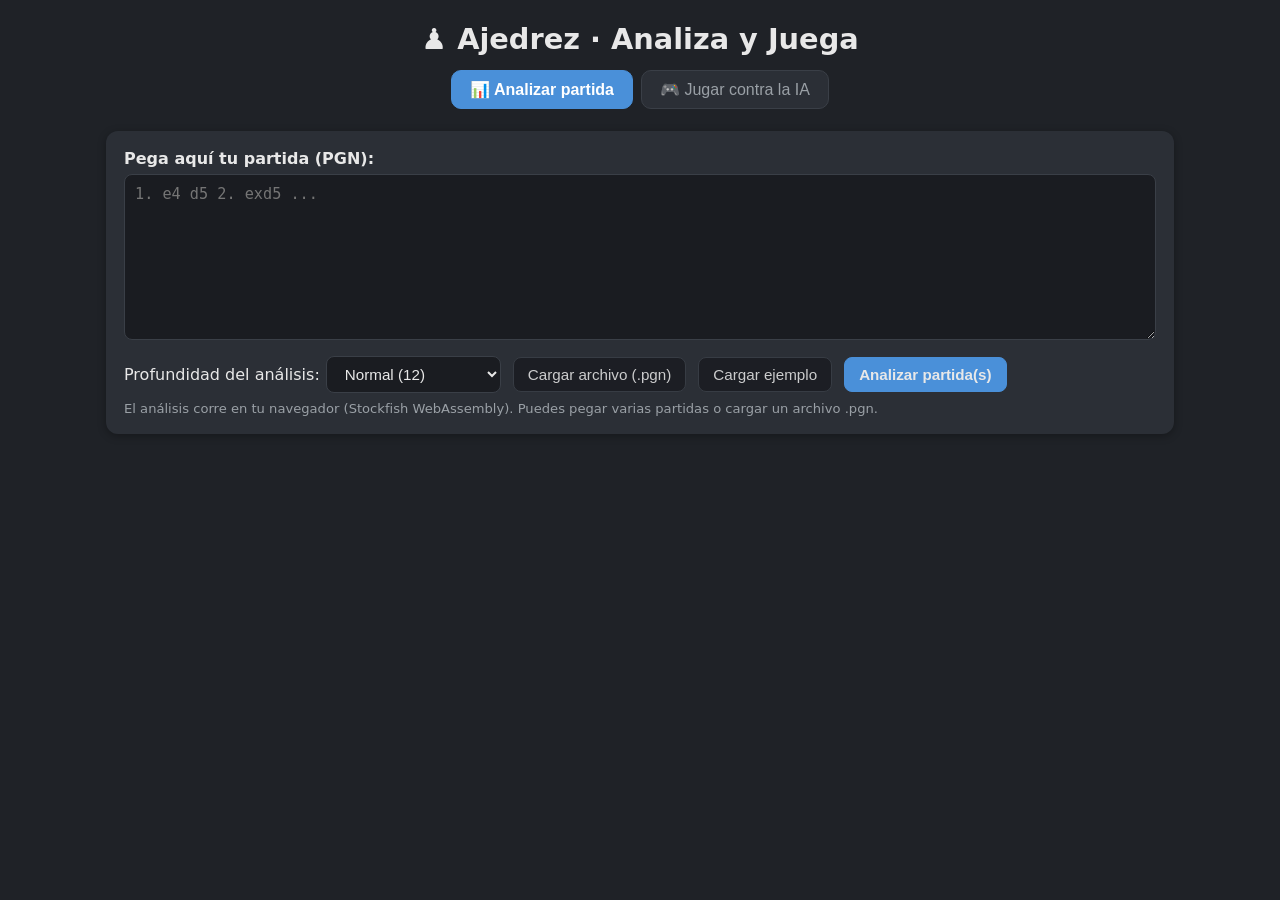
<file: web/index.html>
<!DOCTYPE html>
<html lang="es">
<head>
  <meta charset="UTF-8" />
  <meta name="viewport" content="width=device-width, initial-scale=1.0" />
  <title>Ajedrez · Analiza y Juega</title>
  <link rel="stylesheet" href="css/style.css" />
</head>
<body>
  <header>
    <h1>♟ Ajedrez · Analiza y Juega</h1>
    <nav class="tabs">
      <button class="tab-btn active" data-tab="analyze">📊 Analizar partida</button>
      <button class="tab-btn" data-tab="play">🎮 Jugar contra la IA</button>
    </nav>
  </header>

  <main>
   <div id="tab-analyze" class="tab-content">
    <!-- Panel de entrada -->
    <section id="input-panel" class="card">
      <label for="pgn">Pega aquí tu partida (PGN):</label>
      <textarea id="pgn" rows="8" placeholder="1. e4 d5 2. exd5 ..."></textarea>
      <div class="controls">
        <label>Profundidad del análisis:
          <select id="depth">
            <option value="8">Rápida (8)</option>
            <option value="12" selected>Normal (12)</option>
            <option value="15">Profunda (15)</option>
            <option value="18">Muy profunda (18)</option>
          </select>
        </label>
        <input type="file" id="file-input" accept=".pgn,.txt" class="hidden" />
        <button id="load-file" class="ghost">Cargar archivo (.pgn)</button>
        <button id="load-example" class="ghost">Cargar ejemplo</button>
        <button id="analyze">Analizar partida(s)</button>
      </div>
      <p class="hint">El análisis corre en tu navegador (Stockfish WebAssembly). Puedes pegar varias partidas o cargar un archivo .pgn.</p>
      <div id="progress-wrap" class="hidden">
        <div id="progress-bar"><div id="progress-fill"></div></div>
        <span id="progress-text"></span>
      </div>
      <div id="error-box" class="hidden"></div>
    </section>

    <!-- Panel de resultados -->
    <section id="results" class="hidden">
      <!-- Estadísticas globales (varias partidas) -->
      <div class="card hidden" id="global-card">
        <h2>Estadísticas globales</h2>
        <div id="global-stats"></div>
      </div>

      <!-- Selector de partidas (varias partidas) -->
      <div class="card hidden" id="games-card">
        <h2>Partidas analizadas</h2>
        <div id="games-list"></div>
      </div>

      <div class="layout">
        <!-- Tablero + navegación -->
        <div class="board-col card">
          <div class="player-tag" id="tag-top"></div>
          <div id="board-wrap">
            <div id="board"></div>
            <svg id="arrows" viewBox="0 0 8 8" preserveAspectRatio="none"></svg>
          </div>
          <div class="player-tag bottom" id="tag-bottom"></div>

          <div id="move-info"></div>

          <!-- Gráfico de evaluación -->
          <div id="eval-graph-wrap">
            <svg id="eval-graph" viewBox="0 0 400 120" preserveAspectRatio="none"></svg>
            <div class="graph-legend"><span>Ventaja blancas ▲</span><span>▼ Ventaja negras</span></div>
          </div>

          <div class="nav">
            <button id="nav-first" title="Inicio">⏮</button>
            <button id="nav-prev" title="Anterior">◀</button>
            <button id="nav-next" title="Siguiente">▶</button>
            <button id="nav-last" title="Final">⏭</button>
            <button id="flip" title="Girar tablero">⟲ Girar</button>
          </div>
          <p class="hint">Usa ← → para navegar · tecla F para girar</p>
        </div>

        <!-- Reporte -->
        <div class="report-col">
          <div class="card summary-card">
            <h2>Resumen</h2>
            <div id="opening-info"></div>
            <div id="summary"></div>
          </div>
          <div class="card moves-card">
            <h2>Jugadas</h2>
            <div id="movelist"></div>
          </div>
        </div>
      </div>

      <!-- Reporte para aprender -->
      <div class="card" id="report-card">
        <h2>📝 Aprende de tus errores</h2>
        <p class="hint">Genera un resumen de tus errores principales y consejos para mejorar. Elige tu color:</p>
        <div class="report-buttons" id="report-buttons"></div>
        <pre id="report-output" class="hidden"></pre>
        <div id="report-actions" class="hidden">
          <button id="copy-report" class="ghost">📋 Copiar</button>
          <button id="download-report" class="ghost">💾 Descargar .txt</button>
          <span id="copy-msg"></span>
        </div>
      </div>

      <!-- Entrenador de errores -->
      <div class="card hidden" id="trainer-card">
        <h2>🧩 Entrena tus errores</h2>
        <div id="trainer-intro"></div>
        <div id="trainer-area" class="hidden">
          <div class="trainer-layout">
            <div class="board-col">
              <div id="puzzle-prompt"></div>
              <div id="puzzle-board-wrap"><div id="puzzle-board"></div></div>
            </div>
            <div class="trainer-side">
              <div id="puzzle-progress"></div>
              <div id="puzzle-status"><em>Encuentra la mejor jugada y muévela en el tablero.</em></div>
              <div class="puzzle-buttons">
                <button id="pz-hint" class="ghost">💡 Pista</button>
                <button id="pz-solution" class="ghost">Ver solución</button>
                <button id="pz-next">Siguiente ▶</button>
              </div>
            </div>
          </div>
        </div>
      </div>
    </section>
   </div><!-- /tab-analyze -->

   <!-- ================= PESTAÑA: JUGAR ================= -->
   <div id="tab-play" class="tab-content hidden">
    <div class="card" id="play-setup">
      <h2>Nueva partida contra la IA</h2>
      <div class="controls">
        <label>Juego con:
          <select id="play-color">
            <option value="white">Blancas</option>
            <option value="black">Negras</option>
            <option value="random">Al azar</option>
          </select>
        </label>
        <label>Dificultad:
          <select id="play-mode">
            <option value="adaptive" selected>Adaptativa (a tu nivel)</option>
            <option value="fixed">Fija</option>
          </select>
        </label>
        <label id="elo-fixed-wrap" class="hidden">Elo del rival:
          <input type="number" id="play-elo" value="1000" min="500" max="2800" step="50" style="width:90px" />
        </label>
        <button id="play-start">Empezar partida</button>
      </div>
    </div>

    <div class="card hidden" id="elo-card">
      <div id="elo-panel"></div>
      <svg id="elo-graph" viewBox="0 0 400 110" preserveAspectRatio="none" class="hidden"></svg>
    </div>

    <div class="play-layout hidden" id="play-area">
      <div class="board-col card">
        <div class="player-tag" id="ptag-top"></div>
        <div id="play-board-wrap">
          <div id="play-board"></div>
          <svg id="play-arrows" viewBox="0 0 8 8" preserveAspectRatio="none"></svg>
          <div id="promo-overlay" class="hidden"></div>
        </div>
        <div class="player-tag bottom" id="ptag-bottom"></div>
        <div id="play-status"></div>
        <div class="nav">
          <button id="play-hint" class="ghost">💡 Pista</button>
          <button id="play-takeback" class="ghost">↩ Deshacer</button>
          <button id="play-resign" class="ghost">🏳 Rendirse</button>
          <button id="play-flip" class="ghost">⟲ Girar</button>
          <button id="play-sound" class="ghost" title="Activar/desactivar sonido">🔊</button>
        </div>
        <button id="play-analyze" class="ghost hidden">📊 Analizar esta partida</button>
      </div>

      <div class="report-col">
        <div class="card">
          <h2>Tu última jugada</h2>
          <div id="play-feedback"><em>Haz tu primera jugada para ver la evaluación.</em></div>
        </div>
        <div class="card moves-card">
          <h2>Historial</h2>
          <div id="play-history"></div>
        </div>
      </div>
    </div>
   </div><!-- /tab-play -->
  </main>

  <!-- chess.js es un módulo ESM: lo importamos y lo exponemos como variable global. -->
  <script type="module">
    import { Chess } from "./js/chess.js";
    window.Chess = Chess;
  </script>
  <script src="js/engine.js"></script>
  <script src="js/analysis.js"></script>
  <script src="js/app.js"></script>
  <script src="js/play.js"></script>
</body>
</html>
</file>
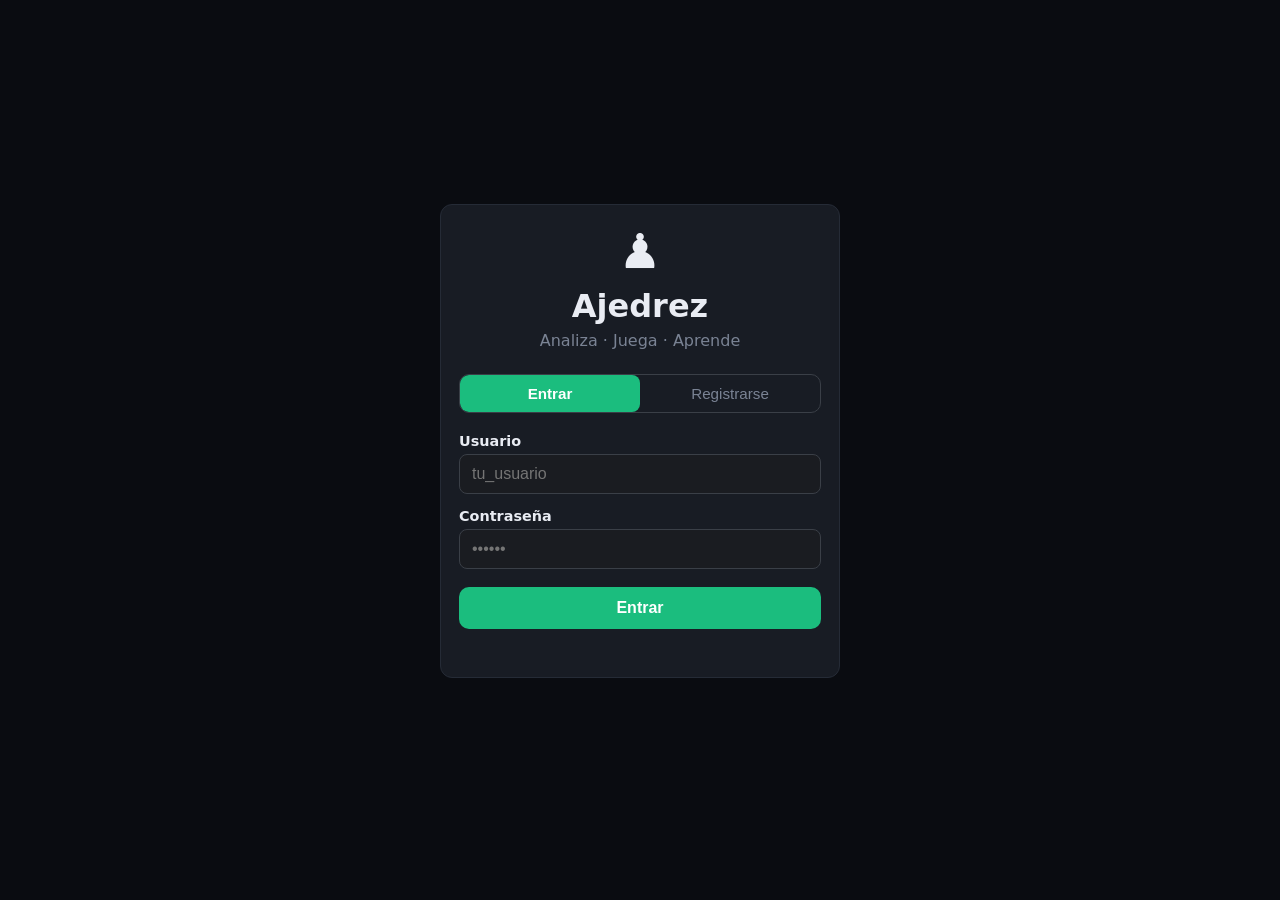
<file: static/login.html>
<!DOCTYPE html>
<html lang="es">
<head>
  <meta charset="UTF-8" />
  <meta name="viewport" content="width=device-width, initial-scale=1.0" />
  <title>Ajedrez · Entrar</title>
  <link rel="stylesheet" href="/static/style.css" />
  <style>
    body { display: flex; align-items: center; justify-content: center; min-height: 100vh; padding-bottom: 0; }
    .login-wrap { width: 100%; max-width: 400px; }
    .login-wrap h1 { text-align: center; font-size: 2rem; margin-bottom: 6px; }
    .login-wrap .subtitle { text-align: center; color: var(--muted); margin-bottom: 24px; }
    .mode-toggle { display: flex; gap: 0; margin-bottom: 20px; border-radius: 10px; overflow: hidden; border: 1px solid #3a3f47; }
    .mode-btn { flex: 1; padding: 10px; background: transparent; border: none; color: var(--muted); cursor: pointer; font-size: 0.95rem; transition: background .15s; }
    .mode-btn.active { background: var(--accent); color: #fff; font-weight: 600; }
    .field { margin-bottom: 14px; }
    .field label { display: block; margin-bottom: 5px; font-weight: 600; font-size: 0.9rem; }
    .field input { width: 100%; background: #1a1c21; color: var(--text); border: 1px solid #3a3f47; border-radius: 8px; padding: 10px 12px; font-size: 1rem; }
    .field input:focus { outline: none; border-color: var(--accent); }
    .submit-btn { width: 100%; padding: 12px; background: var(--accent); color: #fff; border: none; border-radius: 10px; font-size: 1rem; font-weight: 600; cursor: pointer; margin-top: 4px; }
    .submit-btn:hover { filter: brightness(1.1); }
    .err { color: #e74c3c; font-size: 0.9rem; margin-top: 10px; min-height: 20px; text-align: center; }
    .chess-icon { text-align: center; font-size: 3rem; margin-bottom: 8px; }
  </style>
</head>
<body>
  <div class="login-wrap card">
    <div class="chess-icon">♟</div>
    <h1>Ajedrez</h1>
    <p class="subtitle">Analiza · Juega · Aprende</p>

    <div class="mode-toggle">
      <button class="mode-btn active" id="btn-login">Entrar</button>
      <button class="mode-btn" id="btn-register">Registrarse</button>
    </div>

    <div class="field">
      <label for="username">Usuario</label>
      <input type="text" id="username" placeholder="tu_usuario" autocomplete="username" />
    </div>
    <div class="field">
      <label for="password">Contraseña</label>
      <input type="password" id="password" placeholder="••••••" autocomplete="current-password" />
    </div>

    <button class="submit-btn" id="submit-btn">Entrar</button>
    <div class="err" id="err-msg"></div>
  </div>

  <script>
    let mode = "login"; // "login" | "register"

    document.getElementById("btn-login").addEventListener("click", () => setMode("login"));
    document.getElementById("btn-register").addEventListener("click", () => setMode("register"));

    function setMode(m) {
      mode = m;
      document.getElementById("btn-login").classList.toggle("active", m === "login");
      document.getElementById("btn-register").classList.toggle("active", m === "register");
      document.getElementById("submit-btn").textContent = m === "login" ? "Entrar" : "Crear cuenta";
      document.getElementById("err-msg").textContent = "";
    }

    document.getElementById("submit-btn").addEventListener("click", submit);
    document.getElementById("password").addEventListener("keydown", (e) => {
      if (e.key === "Enter") submit();
    });

    async function submit() {
      const username = document.getElementById("username").value.trim();
      const password = document.getElementById("password").value;
      const errEl = document.getElementById("err-msg");
      errEl.textContent = "";

      if (!username || !password) {
        errEl.textContent = "Completa usuario y contraseña.";
        return;
      }

      const url = mode === "login" ? "/login" : "/register";
      try {
        const resp = await fetch(url, {
          method: "POST",
          headers: { "Content-Type": "application/json" },
          body: JSON.stringify({ username, password }),
        });
        const data = await resp.json();
        if (!resp.ok) {
          errEl.textContent = data.error || "Error desconocido.";
          return;
        }
        window.location.href = "/";
      } catch {
        errEl.textContent = "No se pudo conectar al servidor.";
      }
    }
  </script>
</body>
</html>
</file>
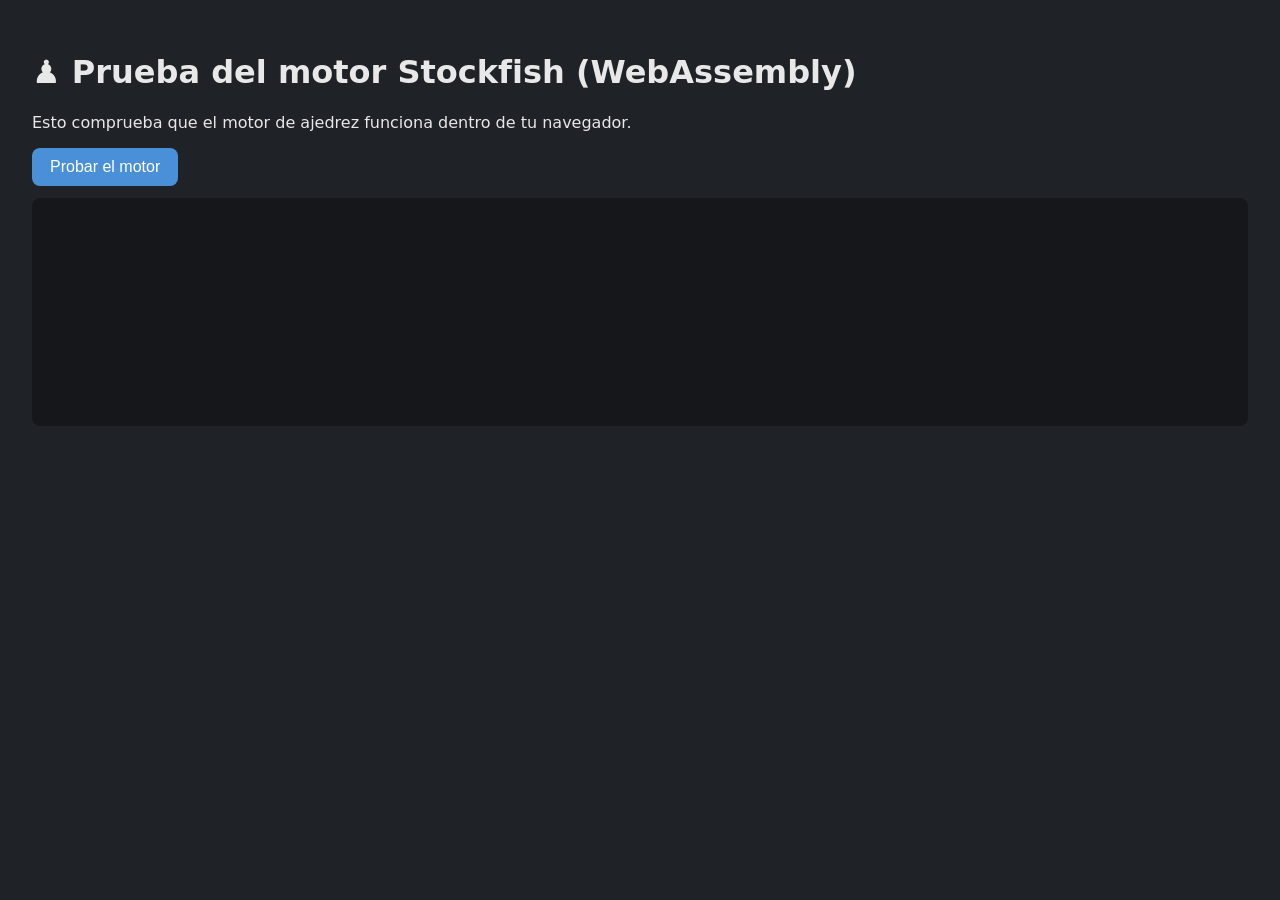
<file: web/engine_test.html>
<!DOCTYPE html>
<html lang="es">
<head>
  <meta charset="UTF-8" />
  <title>Prueba del motor (WASM)</title>
  <style>
    body { font-family: system-ui, sans-serif; background: #1f2227; color: #e8e8e8; padding: 24px; }
    #log { background: #15171b; border-radius: 8px; padding: 14px; font-family: Consolas, monospace;
           white-space: pre-wrap; font-size: .9rem; margin-top: 12px; min-height: 200px; }
    .ok { color: #2ecc71; } .err { color: #e74c3c; } .info { color: #4a90d9; }
    button { background: #4a90d9; color: #fff; border: 0; border-radius: 8px; padding: 10px 18px; font-size: 1rem; cursor: pointer; }
  </style>
</head>
<body>
  <h1>♟ Prueba del motor Stockfish (WebAssembly)</h1>
  <p>Esto comprueba que el motor de ajedrez funciona dentro de tu navegador.</p>
  <button id="run">Probar el motor</button>
  <div id="log"></div>

  <script src="js/chess.js"></script>
  <script src="js/engine.js"></script>
  <script>
    const log = (msg, cls) => {
      const el = document.getElementById("log");
      el.innerHTML += `<span class="${cls || ''}">${msg}</span>\n`;
    };
    document.getElementById("run").addEventListener("click", async () => {
      document.getElementById("log").innerHTML = "";
      try {
        log("Cargando el motor...", "info");
        const t0 = performance.now();
        const eng = new Engine("js/engine/stockfish.js");
        await eng.init();
        log(`✓ Motor iniciado (UCI listo) en ${Math.round(performance.now() - t0)} ms`, "ok");

        log("Analizando la posición inicial a profundidad 12...", "info");
        const t1 = performance.now();
        const r = await eng.analyse("rnbqkbnr/pppppppp/8/8/8/8/PPPPPPPP/RNBQKBNR w KQkq - 0 1", 12);
        const ms = Math.round(performance.now() - t1);
        log(`✓ Mejor jugada: ${r.bestmove} | evaluación: ${r.scoreCp} centipeones | tiempo: ${ms} ms`, "ok");

        // Mate del pastor: debe encontrar Qxf7#
        log("Comprobando un mate (mate del pastor)...", "info");
        const mateFen = "r1bqkbnr/pppp1ppp/2n5/4p3/2B1P3/8/PPPP1PPP/RNBQK1NR w KQkq - 0 1";
        // (posición tras 1.e4 e5 2.Bc4 Nc6 3.Qh5 — Qxf7# disponible)
        const m = await eng.analyse("r1bqkbnr/pppp1ppp/2n5/1B2p2Q/4P3/8/PPPP1PPP/RNB1K1NR w KQkq - 0 1", 6);
        log(`✓ En posición de mate sugiere: ${m.bestmove} (mate en ${m.mate})`, "ok");

        log("\n✅ TODO OK. El motor funciona en tu navegador.", "ok");
        eng.quit();
      } catch (e) {
        log("❌ ERROR: " + (e && e.message ? e.message : e), "err");
        log("Asegúrate de abrir esta página vía http:// (no file://). Usa servir_web.bat.", "err");
      }
    });
  </script>
</body>
</html>
</file>
<file: web/css/style.css>
:root {
  --bg: #1f2227;
  --card: #2b2f36;
  --light: #ebecd0;
  --dark: #769656;
  --accent: #4a90d9;
  --text: #e8e8e8;
  --muted: #9aa0a6;
}

* { box-sizing: border-box; }

body {
  margin: 0;
  font-family: "Segoe UI", system-ui, sans-serif;
  background: var(--bg);
  color: var(--text);
  padding-bottom: 40px;
}

header {
  text-align: center;
  padding: 22px 16px 6px;
}
header h1 { margin: 0; font-size: 1.8rem; }
header .sub { color: var(--muted); margin: 6px 0 0; }

/* Pestañas */
.tabs { display: flex; gap: 8px; justify-content: center; margin-top: 14px; }
.tab-btn {
  background: var(--card); color: var(--muted); border: 1px solid #3a3f47;
  padding: 9px 18px; border-radius: 10px; font-size: 1rem; cursor: pointer;
}
.tab-btn.active { background: var(--accent); border-color: var(--accent); color: #fff; font-weight: 600; }
.tab-content { animation: fade .2s; }
@keyframes fade { from { opacity: 0; } to { opacity: 1; } }

main { max-width: 1100px; margin: 0 auto; padding: 16px; }

.card {
  background: var(--card);
  border-radius: 12px;
  padding: 18px;
  box-shadow: 0 2px 8px rgba(0,0,0,.3);
  margin-bottom: 18px;
}

label { display: block; margin-bottom: 6px; font-weight: 600; }

textarea {
  width: 100%;
  background: #1a1c21;
  color: var(--text);
  border: 1px solid #3a3f47;
  border-radius: 8px;
  padding: 10px;
  font-family: "Consolas", monospace;
  font-size: 0.95rem;
  resize: vertical;
}

.controls {
  display: flex;
  gap: 12px;
  align-items: center;
  flex-wrap: wrap;
  margin-top: 12px;
}
.controls label { display: inline-flex; gap: 6px; align-items: center; margin: 0; font-weight: 500; }

select, button {
  background: #1a1c21;
  color: var(--text);
  border: 1px solid #3a3f47;
  border-radius: 8px;
  padding: 8px 14px;
  font-size: 0.95rem;
  cursor: pointer;
}
button#analyze { background: var(--accent); border-color: var(--accent); font-weight: 600; }
button#analyze:hover { filter: brightness(1.1); }
button.ghost { opacity: .85; }
button:disabled { opacity: .5; cursor: default; }

.hidden { display: none !important; }

/* Progreso */
#progress-wrap { margin-top: 14px; display: flex; align-items: center; gap: 12px; }
#progress-bar { flex: 1; height: 10px; background: #1a1c21; border-radius: 6px; overflow: hidden; }
#progress-fill { height: 100%; width: 0; background: var(--accent); transition: width .15s; }
#progress-text { color: var(--muted); font-size: .9rem; white-space: nowrap; }

#error-box {
  margin-top: 12px;
  background: #4a2222;
  border: 1px solid #c0392b;
  color: #ffb3b3;
  padding: 10px 14px;
  border-radius: 8px;
}

/* Layout resultados */
.layout { display: grid; grid-template-columns: minmax(340px, 460px) 1fr; gap: 18px; }
@media (max-width: 860px) { .layout { grid-template-columns: 1fr; } }

.board-col { display: flex; flex-direction: column; align-items: center; }

/* Tablero */
#board-wrap {
  position: relative;
  width: 100%;
  max-width: 440px;
  aspect-ratio: 1 / 1;
}
#board {
  width: 100%;
  height: 100%;
  display: grid;
  grid-template-columns: repeat(8, 1fr);
  grid-template-rows: repeat(8, 1fr);
  border-radius: 6px;
  overflow: hidden;
  border: 3px solid #3a3f47;
}
#arrows {
  position: absolute;
  top: 0; left: 0;
  width: 100%;
  height: 100%;
  pointer-events: none;
}
.sq {
  display: flex;
  align-items: center;
  justify-content: center;
  font-size: clamp(28px, 6.2vw, 46px);
  line-height: 1;
  position: relative;
  user-select: none;
}
.sq.light { background: var(--light); }
.sq.dark  { background: var(--dark); }
.sq .piece-w { color: #fff; text-shadow: 0 0 2px #000, 0 1px 2px rgba(0,0,0,.6); }
.sq .piece-b { color: #1a1a1a; text-shadow: 0 0 1px #888; }
/* Coordenadas del tablero */
.coord {
  position: absolute;
  font-size: clamp(8px, 1.5vw, 11px);
  font-weight: 700;
  line-height: 1;
  pointer-events: none;
}
.coord.rank { top: 2px; left: 2px; }
.coord.file { bottom: 1px; right: 3px; }
.coord-on-light { color: var(--dark); }
.coord-on-dark { color: var(--light); }

.sq.from { box-shadow: inset 0 0 0 4px rgba(74,144,217,.7); }
.sq.to   { box-shadow: inset 0 0 0 4px rgba(74,144,217,.95); }
.sq.best-from { box-shadow: inset 0 0 0 4px rgba(39,174,96,.55); }
.sq.best-to   { box-shadow: inset 0 0 0 4px rgba(39,174,96,.85); }

.player-tag { width: 100%; max-width: 440px; padding: 6px 4px; font-weight: 600; }
.player-tag.bottom { margin-top: 6px; }

/* Info de jugada */
#move-info {
  width: 100%;
  max-width: 440px;
  margin-top: 12px;
  min-height: 64px;
  background: #1a1c21;
  border-radius: 8px;
  padding: 10px 14px;
  font-size: .95rem;
}
#move-info .badge {
  display: inline-block;
  padding: 2px 10px;
  border-radius: 12px;
  font-weight: 700;
  color: #fff;
  font-size: .85rem;
}
#move-info .best { color: var(--muted); margin-top: 6px; }
#move-info .translate {
  margin-top: 6px;
  font-size: .95rem;
  color: #cfe3ff;
}
.player-summary .counts span[title] { cursor: help; }
.mv-co { font-family: "Consolas", monospace; letter-spacing: .3px; }

/* Reporte para aprender */
.report-buttons { display: flex; gap: 10px; flex-wrap: wrap; margin: 6px 0 4px; }
#report-output {
  background: #15171b;
  border: 1px solid #3a3f47;
  border-radius: 8px;
  padding: 14px 16px;
  margin-top: 12px;
  font-family: "Consolas", monospace;
  font-size: .88rem;
  line-height: 1.5;
  color: #d6dbe0;
  white-space: pre-wrap;
  word-break: break-word;
  max-height: 520px;
  overflow-y: auto;
}
#report-actions { display: flex; align-items: center; gap: 10px; margin-top: 10px; }
#copy-msg { color: #2ecc71; font-size: .9rem; }

/* Entrenador de errores */
.trainer-layout { display: grid; grid-template-columns: minmax(300px, 400px) 1fr; gap: 18px; align-items: start; }
@media (max-width: 760px) { .trainer-layout { grid-template-columns: 1fr; } }
#puzzle-board-wrap { width: 100%; max-width: 400px; aspect-ratio: 1 / 1; }
#puzzle-board {
  width: 100%; height: 100%;
  display: grid; grid-template-columns: repeat(8, 1fr); grid-template-rows: repeat(8, 1fr);
  border-radius: 6px; overflow: hidden; border: 3px solid #3a3f47;
}
#puzzle-board .sq { cursor: pointer; }
#puzzle-board .sq.selected { box-shadow: inset 0 0 0 4px rgba(241,196,15,.85); }
#puzzle-prompt { margin-bottom: 8px; font-size: .95rem; }
#puzzle-progress { font-size: 1.1rem; margin-bottom: 8px; }
#puzzle-status { background: #1a1c21; border-radius: 8px; padding: 10px 14px; min-height: 48px; margin-bottom: 12px; }
.pz-ok { color: #2ecc71; font-weight: 700; }
.pz-bad { color: #e67e22; font-weight: 700; }
.puzzle-buttons { display: flex; gap: 8px; flex-wrap: wrap; }
#trainer-intro button, #pz-next { background: var(--accent); border-color: var(--accent); color: #fff; font-weight: 600; }

/* ================= Modo de juego ================= */
.play-layout { display: grid; grid-template-columns: minmax(340px, 460px) 1fr; gap: 18px; }
@media (max-width: 860px) { .play-layout { grid-template-columns: 1fr; } }

#play-board-wrap { position: relative; width: 100%; max-width: 440px; aspect-ratio: 1 / 1; }
#play-board {
  width: 100%; height: 100%;
  display: grid; grid-template-columns: repeat(8, 1fr); grid-template-rows: repeat(8, 1fr);
  border-radius: 6px; overflow: hidden; border: 3px solid #3a3f47;
}
#play-board .sq { cursor: pointer; }
#play-board .sq.selected { box-shadow: inset 0 0 0 4px rgba(241,196,15,.85); }
#play-arrows { position: absolute; top: 0; left: 0; width: 100%; height: 100%; pointer-events: none; }

/* Puntos de jugada legal */
.legal-dot {
  position: absolute; width: 30%; height: 30%; border-radius: 50%;
  background: rgba(20,20,20,.32); top: 35%; left: 35%; pointer-events: none;
}
.sq.light .legal-dot { background: rgba(20,20,20,.28); }
.legal-dot.capture {
  width: 92%; height: 92%; top: 4%; left: 4%; background: transparent;
  border: 5px solid rgba(20,20,20,.32); box-sizing: border-box;
}

#play-status {
  width: 100%; max-width: 440px; margin-top: 12px; padding: 10px 14px;
  background: #1a1c21; border-radius: 8px; font-weight: 600; min-height: 20px;
}
#play-status.thinking { color: var(--accent); }
#play-status.check { color: #f1c40f; }
#play-status.win { color: #2ecc71; }
#play-status.error { color: #e74c3c; }

#play-feedback .reply { color: #cfe3ff; margin-top: 6px; }
#play-feedback .best { color: var(--muted); margin-top: 6px; }
#play-feedback .badge {
  display: inline-block; padding: 2px 10px; border-radius: 12px;
  font-weight: 700; color: #fff; font-size: .85rem;
}

/* Panel de Elo */
.elo-head { display: flex; align-items: baseline; gap: 16px; flex-wrap: wrap; }
.elo-big { font-size: 2.6rem; font-weight: 800; }
.elo-unit { font-size: .9rem; color: var(--muted); font-weight: 400; margin-left: 8px; }
.elo-delta { font-size: 1.3rem; font-weight: 800; margin-left: 6px; }
.elo-rank { font-size: 1.2rem; color: var(--accent); font-weight: 600; }
#elo-panel .meta { color: var(--muted); font-size: .9rem; margin-top: 6px; }
#elo-graph { width: 100%; height: 110px; margin-top: 12px; background: #1a1c21; border-radius: 8px; }

/* Coronación */
#promo-overlay {
  position: absolute; inset: 0; background: rgba(0,0,0,.6);
  display: flex; flex-direction: column; align-items: center; justify-content: center;
  gap: 10px; z-index: 5; border-radius: 6px;
}
.promo-title { color: #fff; font-weight: 600; }
.promo-row { display: flex; gap: 8px; }
.promo-piece {
  width: 56px; height: 56px; font-size: 38px; line-height: 1;
  background: var(--light); border: 2px solid #3a3f47; border-radius: 8px; cursor: pointer;
  display: flex; align-items: center; justify-content: center;
}
.promo-piece:hover { border-color: var(--accent); }

/* Aviso de blunder */
.blunder-flash { animation: blunderpulse .7s; }
@keyframes blunderpulse {
  0%, 100% { box-shadow: none; }
  30% { box-shadow: 0 0 0 3px #c0392b inset, 0 0 16px #c0392b; }
}

#play-analyze { margin-top: 8px; }
#move-info .why {
  margin-top: 8px;
  padding: 8px 10px;
  background: #3a2a2a;
  border-left: 3px solid #e74c3c;
  border-radius: 4px;
  font-size: .9rem;
}

/* Gráfico de evaluación */
#eval-graph-wrap { width: 100%; max-width: 440px; margin-top: 14px; }
#eval-graph {
  width: 100%;
  height: 120px;
  background: #1a1c21;
  border-radius: 8px;
  cursor: pointer;
}
.graph-legend { display: flex; justify-content: space-between; color: var(--muted); font-size: .72rem; margin-top: 2px; }

/* Selector de partidas */
#games-list { display: flex; flex-direction: column; gap: 6px; }
.game-item {
  display: flex; justify-content: space-between; align-items: center;
  background: #1a1c21; border-radius: 8px; padding: 10px 14px; cursor: pointer;
  border: 1px solid transparent;
}
.game-item:hover { border-color: var(--accent); }
.game-item.active { border-color: var(--accent); background: #232830; }
.game-item .g-acc { color: var(--muted); font-size: .85rem; }

/* Estadísticas globales */
#global-stats { display: flex; gap: 14px; flex-wrap: wrap; }
.global-player {
  flex: 1; min-width: 200px; background: #1a1c21; border-radius: 10px; padding: 14px;
}
.global-player h3 { margin: 0 0 6px; }
.global-player .big { font-size: 1.8rem; font-weight: 800; }
.global-player .meta { color: var(--muted); font-size: .85rem; margin: 4px 0; }
.global-player .badges { display: flex; gap: 8px; flex-wrap: wrap; margin-top: 6px; font-size: .82rem; }
.global-player .badges span { background: #2b2f36; padding: 3px 8px; border-radius: 10px; }

.nav { display: flex; gap: 8px; margin-top: 14px; }
.nav button { font-size: 1.1rem; padding: 6px 16px; }
.nav #flip { font-size: .9rem; padding: 6px 12px; margin-left: auto; }
.hint { color: var(--muted); font-size: .82rem; margin: 8px 0 0; }

/* Resumen */
#opening-info { margin-bottom: 12px; font-size: .95rem; line-height: 1.5; }
.opening-badge {
  display: inline-block; background: #3498db; color: #fff;
  padding: 2px 10px; border-radius: 12px; font-size: .8rem; font-weight: 700;
}
.opening-theory { color: var(--muted); }

#summary { display: flex; gap: 14px; flex-wrap: wrap; }
.player-summary { flex: 1; min-width: 160px; background: #1a1c21; border-radius: 10px; padding: 14px; }
.player-summary h3 { margin: 0 0 4px; font-size: 1.05rem; }
.player-summary .acc { font-size: 2.1rem; font-weight: 800; }
.player-summary .rating { color: var(--muted); margin-bottom: 8px; }
.player-summary .counts { display: flex; flex-direction: column; gap: 3px; font-size: .85rem; }
.player-summary .counts span { display: flex; justify-content: space-between; }
.dot { display: inline-block; width: 10px; height: 10px; border-radius: 50%; margin-right: 6px; vertical-align: middle; }

/* Lista de jugadas */
.moves-card { max-height: 520px; overflow-y: auto; }
.move-row { display: grid; grid-template-columns: 34px 1fr 1fr; gap: 6px; align-items: center; padding: 2px 0; }
.move-row .no { color: var(--muted); font-size: .85rem; text-align: right; }
.mv {
  padding: 4px 8px;
  border-radius: 6px;
  cursor: pointer;
  font-family: "Consolas", monospace;
  display: flex;
  align-items: center;
  gap: 6px;
}
.mv:hover { background: #1a1c21; }
.mv.active { outline: 2px solid var(--accent); background: #1a1c21; }
.mv .sym { font-weight: 800; }
.mv .mini-dot { width: 9px; height: 9px; border-radius: 50%; flex-shrink: 0; }
</file>
<file: static/style.css>
/* =============================================
   CHESS.IO — Design System
   ============================================= */

:root {
  --bg:        #0a0c11;
  --surface:   #11141a;
  --card:      #181c24;
  --border:    #252b36;
  --accent:    #1bbd7e;
  --accent-hover: #22d68f;
  --accent-dim: #0d2e1e;
  --blue:      #4a90d9;
  --light-sq:  #e8ead4;
  --dark-sq:   #6b9e5e;
  --text:      #e9ecf3;
  --muted:     #7a8394;
  --sidebar-w: 210px;
  --mobile-header-h: 52px;
  --mobile-nav-h: 60px;
}

* { box-sizing: border-box; margin: 0; padding: 0; }

body {
  font-family: "Segoe UI", system-ui, sans-serif;
  background: var(--bg);
  color: var(--text);
  min-height: 100vh;
}

/* =============================================
   SIDEBAR
   ============================================= */

.sidebar {
  position: fixed;
  top: 0; left: 0;
  width: var(--sidebar-w);
  height: 100vh;
  background: var(--surface);
  border-right: 1px solid var(--border);
  display: flex;
  flex-direction: column;
  z-index: 100;
  padding: 0 0 16px;
}

.sidebar-logo {
  display: flex;
  align-items: center;
  gap: 10px;
  padding: 20px 18px 16px;
  border-bottom: 1px solid var(--border);
  margin-bottom: 10px;
}
.logo-icon-box {
  width: 36px; height: 36px;
  background: var(--accent);
  border-radius: 9px;
  display: flex; align-items: center; justify-content: center;
  font-size: 1.3rem; line-height: 1; flex-shrink: 0;
  color: #0a0c11;
}
.logo-name {
  font-size: 1.15rem; font-weight: 800; letter-spacing: -.3px;
  color: var(--text);
}
.logo-name span { color: var(--accent); }

.sidebar-nav {
  flex: 1;
  display: flex;
  flex-direction: column;
  gap: 4px;
  padding: 0 12px;
}

.snav-btn {
  display: flex;
  align-items: center;
  gap: 12px;
  padding: 11px 14px;
  border-radius: 10px;
  border: none;
  background: transparent;
  color: var(--muted);
  font-size: .95rem;
  cursor: pointer;
  text-align: left;
  width: 100%;
  transition: background .15s, color .15s;
}
.snav-btn:hover { background: var(--card); color: var(--text); }
.snav-btn.active { background: var(--accent); color: #fff; font-weight: 600; }
.snav-icon { font-size: 1.1rem; width: 20px; text-align: center; }

.sidebar-user {
  display: flex;
  align-items: center;
  gap: 10px;
  padding: 14px 16px;
  border-top: 1px solid var(--border);
  margin: 0 0 0;
}
.user-avatar {
  width: 36px; height: 36px;
  border-radius: 50%;
  background: var(--accent);
  color: #fff;
  font-weight: 700;
  font-size: .95rem;
  display: flex;
  align-items: center;
  justify-content: center;
  flex-shrink: 0;
  text-transform: uppercase;
}
.sidebar-user-info { display: flex; flex-direction: column; gap: 2px; overflow: hidden; }
.sidebar-username { font-weight: 600; font-size: .9rem; white-space: nowrap; overflow: hidden; text-overflow: ellipsis; }
.logout-link {
  background: none; border: none; color: var(--muted);
  font-size: .78rem; cursor: pointer; text-align: left; padding: 0;
}
.logout-link:hover { color: #e74c3c; }

/* =============================================
   MOBILE HEADER
   ============================================= */

.mobile-header {
  display: none;
  position: fixed;
  top: 0; left: 0; right: 0;
  height: var(--mobile-header-h);
  background: var(--surface);
  border-bottom: 1px solid var(--border);
  align-items: center;
  justify-content: space-between;
  padding: 0 16px;
  z-index: 100;
}
.mobile-logo { font-size: 1.1rem; font-weight: 700; }
.mobile-user-right { display: flex; align-items: center; gap: 8px; color: var(--muted); font-size: .85rem; }
.user-avatar-sm {
  width: 30px; height: 30px; border-radius: 50%;
  background: var(--accent); color: #fff;
  font-weight: 700; font-size: .8rem;
  display: flex; align-items: center; justify-content: center;
  text-transform: uppercase;
}

/* =============================================
   MAIN CONTENT AREA
   ============================================= */

.app-content {
  margin-left: var(--sidebar-w);
  min-height: 100vh;
  padding: 28px 28px 40px;
}

/* Centra el área de juego dentro del espacio disponible */
#page-play #play-area {
  max-width: 1060px;
  margin: 0 auto;
}
#page-play #play-setup-wrap {
  max-width: 760px;
  margin: 0 auto;
}

.page { animation: fade .2s; }
.page.hidden { display: none; }
@keyframes fade { from { opacity: 0; transform: translateY(6px); } to { opacity: 1; transform: none; } }

.page-header { margin-bottom: 24px; }
.page-header h2 { font-size: 1.6rem; font-weight: 700; }
.page-sub { color: var(--muted); margin-top: 5px; font-size: .95rem; }

/* =============================================
   HOME — ACTION CARDS
   ============================================= */

.action-cards {
  display: grid;
  grid-template-columns: repeat(3, 1fr);
  gap: 18px;
  margin-bottom: 24px;
}

.action-card {
  background: var(--card);
  border: 1px solid var(--border);
  border-radius: 14px;
  padding: 24px 20px;
  cursor: pointer;
  transition: border-color .2s, transform .15s, box-shadow .2s;
  display: flex;
  flex-direction: column;
  gap: 8px;
}
.action-card:hover {
  border-color: var(--accent);
  transform: translateY(-2px);
  box-shadow: 0 6px 20px rgba(0,0,0,.3);
}
.action-card.green-card { border-color: var(--green); }
.action-card.green-card:hover { border-color: var(--green); box-shadow: 0 6px 20px rgba(93,163,86,.2); }
.action-card-icon { font-size: 2rem; line-height: 1; margin-bottom: 4px; }
.action-card h3 { font-size: 1.05rem; font-weight: 700; }
.action-card p { color: var(--muted); font-size: .88rem; line-height: 1.5; flex: 1; }
.action-link { font-size: .88rem; color: var(--accent); font-weight: 600; margin-top: 4px; }
.action-card.green-card .action-link { color: var(--green); }

/* HOME — ELO WIDGET */
.home-elo-card {
  display: flex;
  align-items: center;
  gap: 24px;
  flex-wrap: wrap;
}
.home-elo-num { font-size: 2.4rem; font-weight: 800; line-height: 1; }
.home-elo-delta { font-size: 1rem; font-weight: 700; margin-left: 6px; }
.home-elo-rank { color: var(--accent); font-weight: 600; font-size: .95rem; margin-top: 3px; }
.home-elo-meta { color: var(--muted); font-size: .85rem; margin-top: 3px; }
.home-elo-divider { width: 1px; height: 50px; background: var(--border); }
.home-elo-stat { text-align: center; }
.home-elo-stat .val { font-size: 1.4rem; font-weight: 700; }
.home-elo-stat .lbl { font-size: .78rem; color: var(--muted); margin-top: 2px; }

/* =============================================
   CARDS
   ============================================= */

.card {
  background: var(--card);
  border: 1px solid var(--border);
  border-radius: 12px;
  padding: 18px;
  margin-bottom: 18px;
}
.card h2 { font-size: 1.1rem; font-weight: 700; margin-bottom: 14px; }
.card h3 { font-size: 1rem; font-weight: 700; margin-bottom: 12px; }

/* =============================================
   FORMS
   ============================================= */

label { display: block; margin-bottom: 6px; font-weight: 600; font-size: .9rem; }

textarea {
  width: 100%;
  background: var(--surface);
  color: var(--text);
  border: 1px solid var(--border);
  border-radius: 8px;
  padding: 10px;
  font-family: "Consolas", monospace;
  font-size: .9rem;
  resize: vertical;
}

.controls {
  display: flex;
  gap: 10px;
  align-items: center;
  flex-wrap: wrap;
  margin-top: 12px;
}
.controls label { display: inline-flex; gap: 6px; align-items: center; margin: 0; font-weight: 500; }

select, button, input[type="number"] {
  background: var(--surface);
  color: var(--text);
  border: 1px solid var(--border);
  border-radius: 8px;
  padding: 8px 14px;
  font-size: .9rem;
  cursor: pointer;
}
button#analyze, button#play-start {
  background: var(--accent);
  border-color: var(--accent);
  color: #fff;
  font-weight: 600;
  min-height: 44px;
}
button#analyze:hover, button#play-start:hover { filter: brightness(1.1); }
button.ghost { opacity: .85; }
button:disabled { opacity: .4; cursor: default; }
.hidden { display: none !important; }

/* =============================================
   PROGRESS & ERRORS
   ============================================= */

#progress-wrap { margin-top: 14px; display: flex; align-items: center; gap: 12px; }
#progress-bar { flex: 1; height: 8px; background: var(--surface); border-radius: 6px; overflow: hidden; }
#progress-fill { height: 100%; width: 0; background: var(--accent); transition: width .15s; }
#progress-text { color: var(--muted); font-size: .88rem; white-space: nowrap; }

#error-box {
  margin-top: 12px;
  background: #3a1a1a;
  border: 1px solid #c0392b;
  color: #ffb3b3;
  padding: 10px 14px;
  border-radius: 8px;
  font-size: .9rem;
}

/* =============================================
   LAYOUT ANÁLISIS
   ============================================= */

.layout { display: grid; grid-template-columns: minmax(0, 460px) 1fr; gap: 18px; }
@media (max-width: 860px) { .layout { grid-template-columns: 1fr; } }

.board-col { display: flex; flex-direction: column; align-items: center; }

/* =============================================
   TABLERO
   ============================================= */

#board-wrap {
  position: relative;
  width: 100%;
  max-width: 440px;
  aspect-ratio: 1 / 1;
}
#play-board-wrap {
  position: relative;
  width: 100%;
  max-width: 580px;
  aspect-ratio: 1 / 1;
}
#board, #play-board {
  width: 100%; height: 100%;
  display: grid;
  grid-template-columns: repeat(8, 1fr);
  grid-template-rows: repeat(8, 1fr);
  border-radius: 8px;
  overflow: hidden;
  border: 3px solid var(--border);
}
#arrows, #play-arrows {
  position: absolute;
  top: 0; left: 0;
  width: 100%; height: 100%;
  pointer-events: none;
}
.sq {
  display: flex;
  align-items: center;
  justify-content: center;
  font-size: clamp(22px, 6vw, 44px);
  line-height: 1;
  position: relative;
  user-select: none;
}
#play-board .sq { font-size: clamp(24px, 6.5vw, 54px); }
.sq.light { background: var(--light-sq); }
.sq.dark  { background: var(--dark-sq); }
.sq .piece-w { color: #fff; text-shadow: 0 0 2px #000, 0 1px 2px rgba(0,0,0,.6); }
.sq .piece-b { color: #1a1a1a; text-shadow: 0 0 1px #888; }
.coord {
  position: absolute;
  font-size: clamp(7px, 1.4vw, 11px);
  font-weight: 700; line-height: 1;
  pointer-events: none;
}
.coord.rank { top: 2px; left: 2px; }
.coord.file { bottom: 1px; right: 3px; }
.coord-on-light { color: var(--dark-sq); }
.coord-on-dark  { color: var(--light-sq); }
.sq.from { box-shadow: inset 0 0 0 4px rgba(74,144,217,.7); }
.sq.to   { box-shadow: inset 0 0 0 4px rgba(74,144,217,.95); }

.player-tag { width: 100%; max-width: 440px; padding: 6px 4px; font-weight: 600; font-size: .9rem; }
.player-tag.bottom { margin-top: 6px; }
#ptag-top, #ptag-bottom { max-width: 580px; }

/* =============================================
   INFO DE JUGADA
   ============================================= */

#move-info {
  width: 100%; max-width: 440px;
  margin-top: 12px;
  min-height: 64px;
  background: var(--surface);
  border: 1px solid var(--border);
  border-radius: 8px;
  padding: 10px 14px;
  font-size: .9rem;
}
#move-info .badge {
  display: inline-block;
  padding: 2px 10px;
  border-radius: 12px;
  font-weight: 700; color: #fff; font-size: .82rem;
}
#move-info .best { color: var(--muted); margin-top: 6px; }
#move-info .translate { margin-top: 6px; color: #cfe3ff; }
#move-info .why {
  margin-top: 8px; padding: 8px 10px;
  background: rgba(231,76,60,.12);
  border-left: 3px solid #e74c3c;
  border-radius: 4px; font-size: .88rem;
}

/* =============================================
   GRÁFICO DE EVALUACIÓN
   ============================================= */

#eval-graph-wrap { width: 100%; max-width: 440px; margin-top: 14px; }
#eval-graph {
  width: 100%; height: 100px;
  background: var(--surface);
  border-radius: 8px;
  cursor: pointer;
  border: 1px solid var(--border);
}
.graph-legend { display: flex; justify-content: space-between; color: var(--muted); font-size: .72rem; margin-top: 3px; }

/* =============================================
   NAVEGACIÓN TABLERO
   ============================================= */

.nav { display: flex; gap: 6px; margin-top: 14px; flex-wrap: wrap; }
.nav button { font-size: 1rem; padding: 8px 14px; min-height: 40px; }
.nav #flip { margin-left: auto; font-size: .88rem; }
.hint { color: var(--muted); font-size: .8rem; margin-top: 8px; }

/* =============================================
   LISTA DE JUGADAS
   ============================================= */

.moves-card { max-height: 480px; overflow-y: auto; }
.move-row { display: grid; grid-template-columns: 32px 1fr 1fr; gap: 4px; align-items: center; padding: 2px 0; }
.move-row .no { color: var(--muted); font-size: .82rem; text-align: right; }
.mv {
  padding: 4px 8px; border-radius: 6px; cursor: pointer;
  font-family: "Consolas", monospace;
  display: flex; align-items: center; gap: 5px; font-size: .88rem;
}
.mv:hover { background: var(--surface); }
.mv.active { outline: 2px solid var(--accent); background: var(--surface); }
.mv .sym { font-weight: 800; }
.mv .mini-dot { width: 8px; height: 8px; border-radius: 50%; flex-shrink: 0; }
.mv-co { font-family: "Consolas", monospace; }

/* =============================================
   RESUMEN
   ============================================= */

#opening-info { margin-bottom: 12px; font-size: .9rem; line-height: 1.5; }
.opening-badge {
  display: inline-block; background: var(--accent); color: #fff;
  padding: 2px 10px; border-radius: 12px; font-size: .78rem; font-weight: 700;
}
.opening-theory { color: var(--muted); }
#summary { display: flex; gap: 12px; flex-wrap: wrap; }
.player-summary { flex: 1; min-width: 150px; background: var(--surface); border-radius: 10px; padding: 14px; border: 1px solid var(--border); }
.player-summary h3 { margin: 0 0 4px; font-size: 1rem; }
.player-summary .acc { font-size: 2rem; font-weight: 800; }
.player-summary .rating { color: var(--muted); margin-bottom: 8px; font-size: .85rem; }
.player-summary .counts { display: flex; flex-direction: column; gap: 3px; font-size: .82rem; }
.player-summary .counts span { display: flex; justify-content: space-between; }
.player-summary .counts span[title] { cursor: help; }
.dot { display: inline-block; width: 9px; height: 9px; border-radius: 50%; margin-right: 5px; vertical-align: middle; }

/* =============================================
   SELECTOR DE PARTIDAS (análisis múltiple)
   ============================================= */

#games-list { display: flex; flex-direction: column; gap: 6px; }
.game-item {
  display: flex; justify-content: space-between; align-items: center;
  background: var(--surface); border-radius: 8px; padding: 10px 14px;
  cursor: pointer; border: 1px solid transparent;
}
.game-item:hover { border-color: var(--accent); }
.game-item.active { border-color: var(--accent); }
.game-item .g-acc { color: var(--muted); font-size: .83rem; }

/* =============================================
   ESTADÍSTICAS GLOBALES
   ============================================= */

#global-stats { display: flex; gap: 12px; flex-wrap: wrap; }
.global-player { flex: 1; min-width: 180px; background: var(--surface); border-radius: 10px; padding: 14px; border: 1px solid var(--border); }
.global-player h3 { margin: 0 0 6px; font-size: .95rem; }
.global-player .big { font-size: 1.7rem; font-weight: 800; }
.global-player .meta { color: var(--muted); font-size: .82rem; margin: 4px 0; }
.global-player .badges { display: flex; gap: 8px; flex-wrap: wrap; margin-top: 6px; font-size: .8rem; }
.global-player .badges span { background: var(--card); padding: 3px 8px; border-radius: 10px; }

/* =============================================
   REPORTE
   ============================================= */

.report-buttons { display: flex; gap: 10px; flex-wrap: wrap; margin: 8px 0 4px; }
#report-output {
  background: var(--surface); border: 1px solid var(--border);
  border-radius: 8px; padding: 14px 16px; margin-top: 12px;
  font-family: "Consolas", monospace; font-size: .85rem; line-height: 1.5;
  color: #d6dbe0; white-space: pre-wrap; word-break: break-word;
  max-height: 500px; overflow-y: auto;
}
#report-actions { display: flex; align-items: center; gap: 10px; margin-top: 10px; }
#copy-msg { color: #2ecc71; font-size: .88rem; }

/* =============================================
   ENTRENADOR DE ERRORES
   ============================================= */

.trainer-layout { display: grid; grid-template-columns: minmax(0, 400px) 1fr; gap: 18px; align-items: start; }
@media (max-width: 760px) { .trainer-layout { grid-template-columns: 1fr; } }
#puzzle-board-wrap { width: 100%; max-width: 380px; aspect-ratio: 1 / 1; }
#puzzle-board {
  width: 100%; height: 100%;
  display: grid; grid-template-columns: repeat(8, 1fr); grid-template-rows: repeat(8, 1fr);
  border-radius: 8px; overflow: hidden; border: 3px solid var(--border);
}
#puzzle-board .sq { cursor: pointer; }
#puzzle-board .sq.selected { box-shadow: inset 0 0 0 4px rgba(241,196,15,.85); }
#puzzle-prompt { margin-bottom: 8px; font-size: .9rem; }
#puzzle-progress { font-size: 1.05rem; font-weight: 700; margin-bottom: 8px; }
#puzzle-status { background: var(--surface); border-radius: 8px; padding: 10px 14px; min-height: 48px; margin-bottom: 12px; border: 1px solid var(--border); font-size: .9rem; }
.pz-ok { color: #2ecc71; font-weight: 700; }
.pz-bad { color: #e67e22; font-weight: 700; }
.puzzle-buttons { display: flex; gap: 8px; flex-wrap: wrap; }
#trainer-intro button, #pz-next { background: var(--accent); border-color: var(--accent); color: #fff; font-weight: 600; }

/* =============================================
   MODO DE JUEGO
   ============================================= */

.play-layout {
  display: grid;
  grid-template-columns: minmax(0, 600px) 1fr;
  gap: 24px;
  align-items: start;
}
@media (max-width: 920px) { .play-layout { grid-template-columns: 1fr; } }

#play-board .sq { cursor: pointer; }

@keyframes sq-select-pulse {
  0%, 100% { box-shadow: inset 0 0 0 3px rgba(241,196,15,.7); }
  50% { box-shadow: inset 0 0 0 5px rgba(241,196,15,1), 0 0 12px rgba(241,196,15,.4); }
}
#play-board .sq.selected { animation: sq-select-pulse 0.75s ease-in-out infinite; }

/* Pieza volando durante la animación de movimiento */
#piece-animator {
  position: absolute;
  width: 12.5%;
  height: 12.5%;
  pointer-events: none;
  z-index: 10;
  display: none;
  align-items: center;
  justify-content: center;
  font-size: clamp(24px, 6.5vw, 54px);
  line-height: 1;
  user-select: none;
  filter: drop-shadow(0 4px 8px rgba(0,0,0,.45));
}

/* Oculta la pieza original en la casilla de origen durante la animación */
#play-board .sq.piece-animating .piece-w,
#play-board .sq.piece-animating .piece-b { opacity: 0; }

.legal-dot {
  position: absolute; width: 30%; height: 30%; border-radius: 50%;
  background: rgba(20,20,20,.28); top: 35%; left: 35%; pointer-events: none;
}
.legal-dot.capture {
  width: 92%; height: 92%; top: 4%; left: 4%; background: transparent;
  border: 5px solid rgba(20,20,20,.28); box-sizing: border-box;
}

#play-status {
  width: 100%; max-width: 580px; margin-top: 12px; padding: 10px 14px;
  background: var(--surface); border: 1px solid var(--border);
  border-radius: 8px; font-weight: 600; min-height: 20px; font-size: .9rem;
}
#play-status.thinking { color: var(--accent); }
#play-status.check  { color: #f1c40f; }
#play-status.win    { color: #2ecc71; }
#play-status.error  { color: #e74c3c; }

#play-feedback .reply { color: #cfe3ff; margin-top: 6px; }
#play-feedback .best  { color: var(--muted); margin-top: 6px; }
#play-feedback .badge { display: inline-block; padding: 2px 10px; border-radius: 12px; font-weight: 700; color: #fff; font-size: .82rem; }

#play-analyze { margin-top: 8px; }

/* Elo panel */
.elo-head { display: flex; align-items: baseline; gap: 14px; flex-wrap: wrap; }
.elo-big  { font-size: 2.4rem; font-weight: 800; }
.elo-unit { font-size: .88rem; color: var(--muted); font-weight: 400; margin-left: 6px; }
.elo-delta { font-size: 1.2rem; font-weight: 800; margin-left: 4px; }
.elo-rank { font-size: 1.1rem; color: var(--accent); font-weight: 600; }
#elo-panel .meta { color: var(--muted); font-size: .88rem; margin-top: 6px; }
#elo-graph { width: 100%; height: 100px; margin-top: 12px; background: var(--surface); border-radius: 8px; border: 1px solid var(--border); }

/* Coronación */
#promo-overlay {
  position: absolute; inset: 0; background: rgba(0,0,0,.65);
  display: flex; flex-direction: column; align-items: center; justify-content: center;
  gap: 10px; z-index: 5; border-radius: 6px;
}
.promo-title { color: #fff; font-weight: 600; }
.promo-row { display: flex; gap: 8px; }
.promo-piece {
  width: 54px; height: 54px; font-size: 36px; line-height: 1;
  background: var(--light-sq); border: 2px solid var(--border); border-radius: 8px;
  cursor: pointer; display: flex; align-items: center; justify-content: center;
}
.promo-piece:hover { border-color: var(--accent); }

/* Blunder flash */
.blunder-flash { animation: blunderpulse .7s; }
@keyframes blunderpulse {
  0%, 100% { box-shadow: none; }
  30% { box-shadow: 0 0 0 3px #c0392b inset, 0 0 16px #c0392b; }
}

/* =============================================
   MIS PARTIDAS
   ============================================= */

.saved-item {
  display: flex; align-items: center; gap: 10px;
  padding: 12px 14px; border-radius: 8px;
  background: var(--surface); border: 1px solid var(--border);
  margin-bottom: 8px;
}
.saved-item .saved-label { flex: 1; font-weight: 600; font-size: .92rem; }
.saved-item .saved-date  { color: var(--muted); font-size: .82rem; white-space: nowrap; }
.saved-item button { padding: 6px 12px; font-size: .82rem; min-height: 34px; }

/* =============================================
   TOAST
   ============================================= */

.save-toast {
  position: fixed; bottom: 24px; right: 24px;
  background: var(--green); color: #fff;
  padding: 10px 18px; border-radius: 10px;
  font-size: .9rem; opacity: 0;
  transition: opacity .3s; pointer-events: none; z-index: 999;
}
.save-toast.show { opacity: 1; }

/* =============================================
   JUGAR — SETUP BUTTON GROUPS
   ============================================= */

.setup-section { margin-bottom: 18px; }
.setup-label {
  font-size: .72rem; font-weight: 700; letter-spacing: .08em;
  color: var(--muted); margin-bottom: 8px; text-transform: uppercase;
}

.btn-group {
  display: flex; gap: 6px; flex-wrap: wrap;
}
.bgroup-btn {
  flex: 1; min-width: 80px;
  background: var(--surface); border: 1px solid var(--border);
  color: var(--text); border-radius: 8px;
  padding: 10px 12px; text-align: center;
  cursor: pointer; font-size: .88rem; line-height: 1.3;
  transition: border-color .15s, background .15s;
}
.bgroup-btn:hover { border-color: var(--green); }
.bgroup-btn.active {
  background: var(--green-dim);
  border-color: var(--green);
  color: var(--green-hover);
  font-weight: 600;
}
.bgroup-btn small { display: block; font-size: .72rem; color: var(--muted); margin-top: 2px; }
.bgroup-btn.active small { color: var(--green); }

/* Botón start — full width verde */
#play-start {
  width: 100%; padding: 14px;
  background: var(--green); border-color: var(--green);
  color: #fff; font-size: 1rem; font-weight: 700;
  border-radius: 10px; margin-top: 4px; min-height: 50px;
}
#play-start:hover { background: var(--green-hover); border-color: var(--green-hover); }

/* =============================================
   JUGAR — STATS ROW
   ============================================= */

.play-stats-row {
  display: grid;
  grid-template-columns: repeat(3, 1fr);
  gap: 12px;
  margin-bottom: 18px;
}
.play-stat-card {
  background: var(--card); border: 1px solid var(--border);
  border-radius: 10px; padding: 14px 16px;
}
.play-stat-card .psc-label {
  font-size: .7rem; font-weight: 700; letter-spacing: .08em;
  color: var(--muted); text-transform: uppercase; margin-bottom: 6px;
}
.play-stat-card .psc-val {
  font-size: 1.8rem; font-weight: 800; line-height: 1;
}
.play-stat-card .psc-sub {
  font-size: .78rem; color: var(--muted); margin-top: 4px;
}
.psc-rank { color: var(--green); font-size: .82rem; font-weight: 600; margin-top: 3px; }

/* Balance bars */
.balance-bar { display: flex; height: 4px; border-radius: 4px; overflow: hidden; margin-top: 8px; gap: 2px; }
.balance-bar .bb-w { background: #2ecc71; }
.balance-bar .bb-d { background: var(--muted); }
.balance-bar .bb-l { background: #e74c3c; }
.balance-labels { display: flex; gap: 10px; margin-top: 5px; font-size: .75rem; }
.balance-labels span { color: var(--muted); }
.balance-labels .bw { color: #2ecc71; font-weight: 700; }
.balance-labels .bd { color: var(--muted); font-weight: 700; }
.balance-labels .bl { color: #e74c3c; font-weight: 700; }

/* =============================================
   JUGAR — STATUS CHIP Y BACK BUTTON
   ============================================= */

.play-topbar {
  display: flex; align-items: center; justify-content: space-between;
  margin-bottom: 16px; flex-wrap: wrap; gap: 10px;
}
.play-back-btn {
  display: flex; align-items: center; gap: 6px;
  background: var(--surface); border: 1px solid var(--border);
  color: var(--text); border-radius: 8px;
  padding: 7px 14px; font-size: .88rem; cursor: pointer;
}
.play-back-btn:hover { border-color: var(--accent); }
.play-status-chip {
  display: flex; align-items: center; gap: 6px;
  font-size: .82rem; color: var(--muted);
}
.play-status-dot {
  width: 8px; height: 8px; border-radius: 50%;
  background: var(--green); animation: pulse-dot 2s infinite;
}
@keyframes pulse-dot {
  0%, 100% { opacity: 1; }
  50% { opacity: .4; }
}

/* =============================================
   JUGAR — ENTRENADOR SECTION
   ============================================= */

.entrenador-card {
  background: var(--surface); border: 1px solid var(--border);
  border-radius: 10px; padding: 14px; margin-top: 12px;
}
.entrenador-header {
  display: flex; justify-content: space-between; align-items: center;
  margin-bottom: 8px;
}
.entrenador-title {
  font-size: .82rem; font-weight: 700; letter-spacing: .04em;
  color: var(--muted); text-transform: uppercase;
}
.entrenador-eval {
  font-size: .88rem; font-weight: 700; color: var(--green);
}
.entrenador-body { font-size: .88rem; line-height: 1.5; }
.entrenador-suggestion {
  display: flex; justify-content: space-between; align-items: center;
  background: var(--green-dim); border: 1px solid var(--green);
  border-radius: 6px; padding: 7px 10px; margin-top: 10px; font-size: .85rem;
}
.entrenador-suggestion .sug-label {
  font-size: .7rem; font-weight: 700; color: var(--green);
  text-transform: uppercase; letter-spacing: .06em; margin-right: 8px;
}
.entrenador-suggestion .sug-move { font-weight: 700; font-family: "Consolas", monospace; }

/* Acción buttons del juego */
.play-actions {
  display: flex; gap: 8px; margin-top: 14px; flex-wrap: wrap;
}
.play-actions button { flex: 1; min-height: 44px; border-radius: 8px; font-size: .88rem; }
#play-resign {
  background: rgba(231,76,60,.12);
  border-color: rgba(231,76,60,.4);
  color: #e74c3c; font-weight: 600;
}
#play-resign:hover { background: rgba(231,76,60,.22); }

/* =============================================
   MOBILE BOTTOM NAV
   ============================================= */

.mobile-nav {
  display: none;
  position: fixed;
  bottom: 0; left: 0; right: 0;
  height: var(--mobile-nav-h);
  background: var(--surface);
  border-top: 1px solid var(--border);
  z-index: 100;
  justify-content: space-around;
  align-items: center;
}
.mnav-btn {
  display: flex; flex-direction: column; align-items: center; gap: 3px;
  background: none; border: none; color: var(--muted);
  font-size: .72rem; cursor: pointer; padding: 6px 14px;
  min-height: 44px; border-radius: 8px;
  transition: color .15s;
}
.mnav-btn.active { color: var(--accent); }
.mnav-icon { font-size: 1.3rem; }
.mnav-label { font-size: .68rem; }

/* =============================================
   RESPONSIVE — TABLET
   ============================================= */

@media (max-width: 900px) {
  :root { --sidebar-w: 190px; }
  .action-cards { grid-template-columns: 1fr 1fr; }
  .action-cards .action-card:last-child { grid-column: span 2; }
}

/* =============================================
   RESPONSIVE — MÓVIL
   ============================================= */

@media (max-width: 640px) {
  .sidebar { display: none; }
  .mobile-header { display: flex; }
  .mobile-nav { display: flex; }

  .app-content {
    margin-left: 0;
    padding: 12px 12px 80px;
    padding-top: calc(var(--mobile-header-h) + 12px);
  }

  /* Action cards en columna */
  .action-cards { grid-template-columns: 1fr; }
  .action-cards .action-card:last-child { grid-column: span 1; }
  .action-card { padding: 18px 16px; flex-direction: row; align-items: center; gap: 14px; }
  .action-card-icon { font-size: 1.5rem; margin: 0; }
  .action-card p { display: none; }

  /* Tablero full width */
  #board-wrap, #play-board-wrap, #puzzle-board-wrap { max-width: 100%; }
  .player-tag { max-width: 100%; }
  #move-info, #eval-graph-wrap, #play-status { max-width: 100%; }

  /* Piezas */
  .sq { font-size: clamp(20px, 10vw, 36px); }

  /* Controles en columna */
  .controls { flex-direction: column; align-items: stretch; }
  .controls label { width: 100%; }
  .controls select, .controls button { width: 100%; padding: 12px; }
  button#analyze, button#play-start { padding: 14px; }

  /* Resumen */
  #summary, #global-stats { flex-direction: column; }
  .player-summary, .global-player { min-width: unset; }
  .moves-card { max-height: 260px; }

  /* Nav buttons */
  .nav { justify-content: center; }
  .nav button { flex: 1; min-height: 44px; }
  .nav #flip { margin-left: 0; }

  /* Report */
  .report-buttons { flex-direction: column; }
  .report-buttons button { width: 100%; }

  /* Saved items */
  .saved-item { flex-wrap: wrap; }
  .saved-item .saved-label { width: 100%; }
  .saved-item button { flex: 1; }

  /* Home ELO card */
  .home-elo-card { flex-direction: column; align-items: flex-start; gap: 14px; }
  .home-elo-divider { display: none; }

  /* Progress */
  #progress-wrap { flex-direction: column; align-items: stretch; }
  #progress-text { text-align: center; }

  /* Page header */
  .page-header h2 { font-size: 1.3rem; }

  /* Toast bottom offset for nav */
  .save-toast { bottom: calc(var(--mobile-nav-h) + 12px); right: 12px; }
}
</file>
